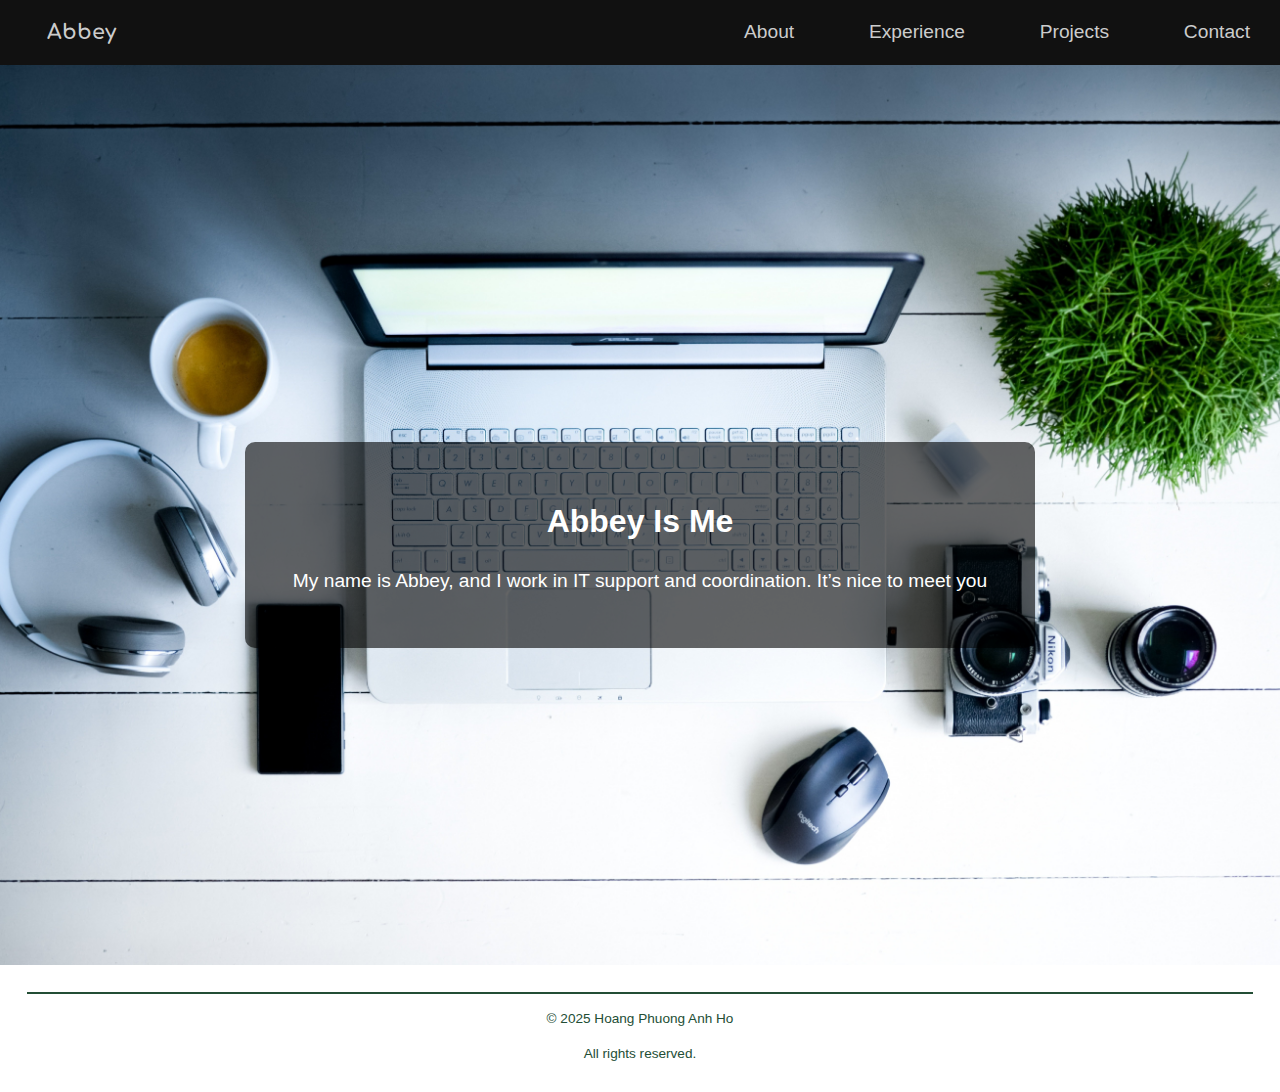
<file: index.html>
<!DOCTYPE html>
<html lang="en">

<head>
    <meta charset="UTF-8">
    <meta name="viewport" content="width=device-width, initial-scale=1.0">
    <link rel="stylesheet" href="styles.css">
    <script src="toggle.js"></script>
    <!-- <style>
        @import url('https://fonts.googleapis.com/css2?family=Bubblegum+Sans&family=Nunito:ital,wght@0,200..1000;1,200..1000&family=Poppins:ital,wght@0,100;0,200;0,300;0,400;0,500;0,600;0,700;0,800;0,900;1,100;1,200;1,300;1,400;1,500;1,600;1,700;1,800;1,900&display=swap');
    </style> -->
    <title>Abby</title>
    <link rel="icon" type="image/png" href="image/favicon.png">
    <meta name="description" content="Welcome to Abby's portfolio. Explore projects, experiences, and work">
</head>

<body>
    <header>
        <div class="top-bar">
            <div class="logo">
                <a href="index.html">Abbey</a>
            </div>
            <button class="navToggle" aria-label="Toggle navigation">
                ☰
              </button>
        </div>

        <nav class="navLinks">
            <ul>
                <li><a href="about.html">About</a></li>
                <li><a href="work.html">Experience</a></li>
                <li><a href="project.html">Projects</a></li>
                <li><a href="contact.html">Contact</a></li>
            </ul>
        </nav>
    </header>

    <section class="abby-section">
        <div class="abby-box">
            <h1>Abbey Is Me</h1>
            <p>My name is Abbey, and I work in IT support and coordination. It’s nice to meet you</p>
        </div>

        <div class="abby-bg"></div>
    </section>
    <footer class="footer">
        <p>© 2025 Hoang Phuong Anh Ho</p>
        <p>All rights reserved.</p>
    </footer>
</body>

</zhtml>
</file>
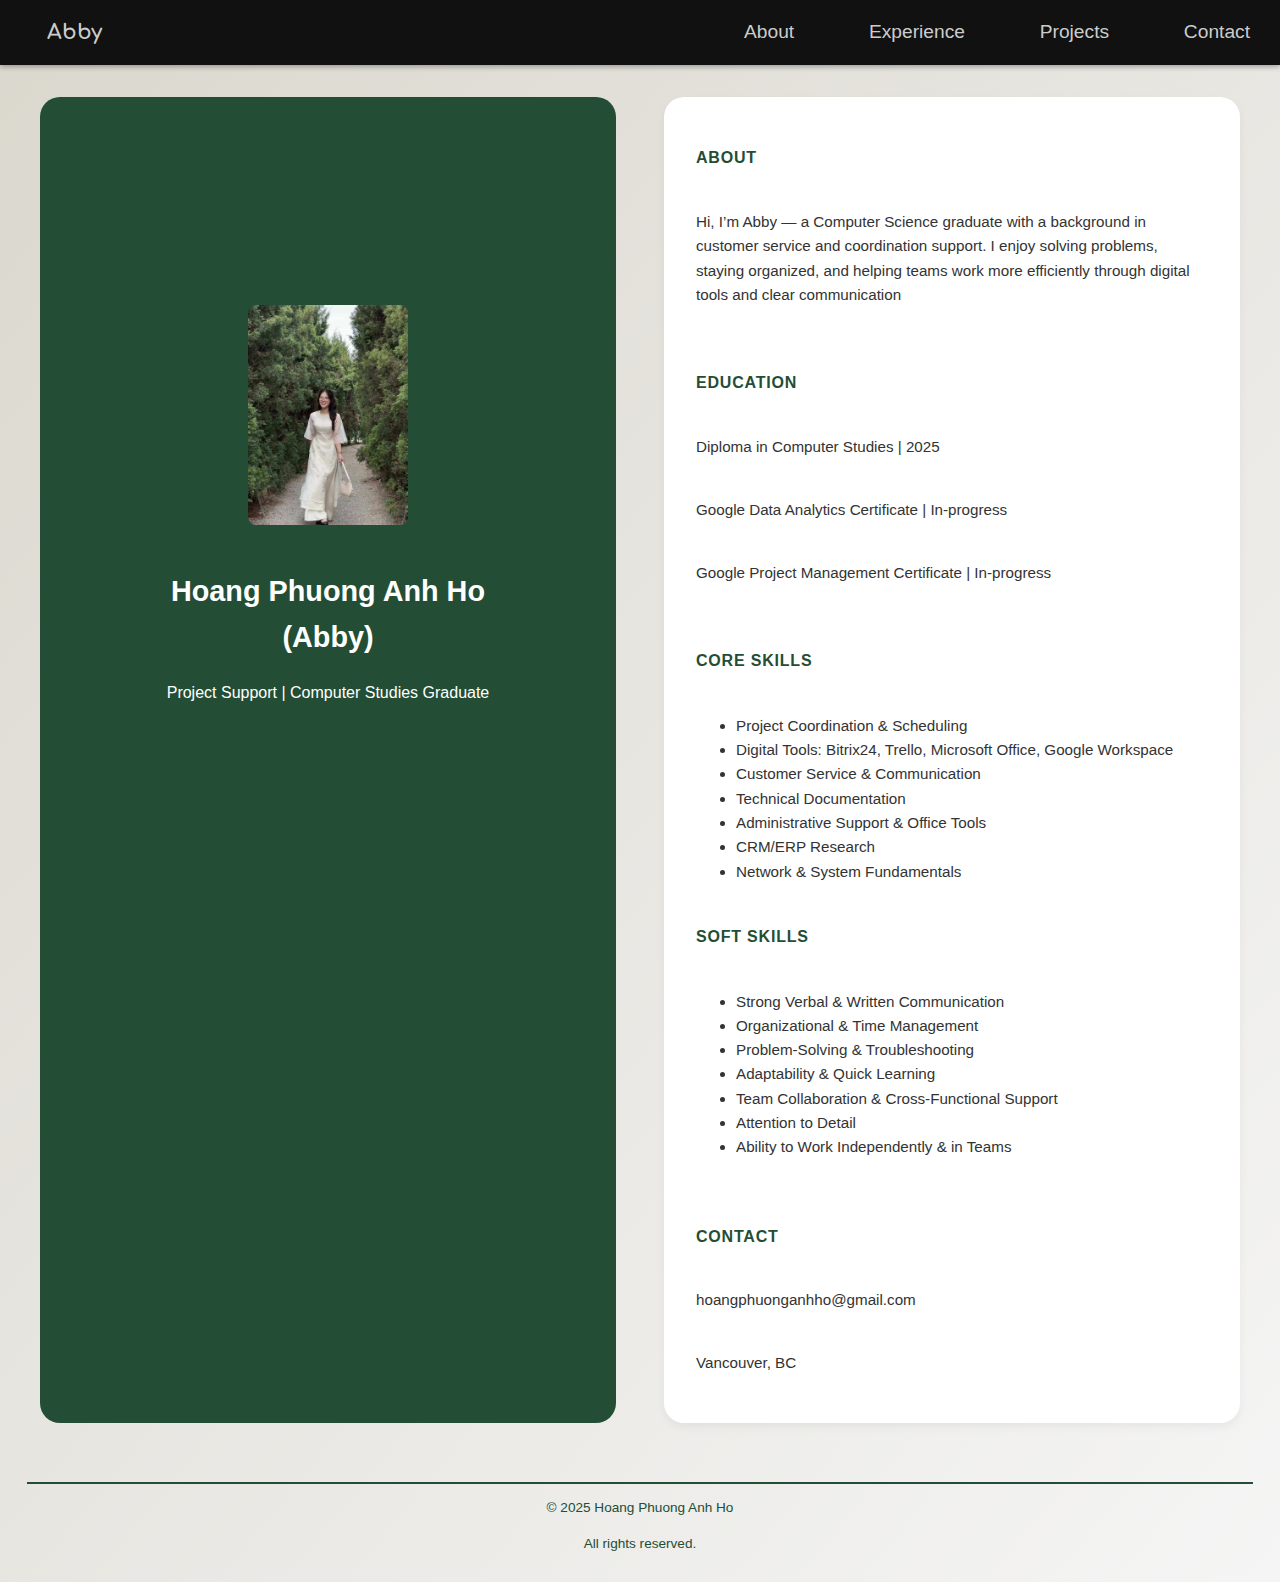
<file: about.html>
<!DOCTYPE html>
<html lang="en">

<head>
    <meta charset="UTF-8">
    <meta name="viewport" content="width=device-width, initial-scale=1.0">
    <link rel="stylesheet" href="styles.css">
    <script src="https://ajax.googleapis.com/ajax/libs/jquery/3.7.0/jquery.min.js"></script>

    <script src="toggle.js"></script>
    <style>
        body {
            font-family: 'Inter', sans-serif;
            background: linear-gradient(to top left, #f5f5f5, #dad7cd);
            color: #2e2e2e;
        }
    </style>
    <title>Abby</title>
    <link rel="icon" type="image/png" href="image/favicon.png">
    <meta name="description" content="Learn about Abby's background and education">
</head>

<body>
    <header>
        <div class="top-bar">
            <div class="logo">
                <a href="index.html">Abby</a>
            </div>
            <button class="navToggle" aria-label="Toggle navigation">
                ☰
              </button>
        </div>

        <nav class="navLinks">
            <ul>
                <li><a href="about.html">About</a></li>
                <li><a href="work.html">Experience</a></li>
                <li><a href="project.html">Projects</a></li>
                <li><a href="contact.html">Contact</a></li>
            </ul>
        </nav>
    </header>

    <div class="container">
        <div class="intro">
            <div class="wrapUp">
                <!-- <img src="image/intro.JPG" alt="Portrait"> -->
                <picture>
                    <source srcset="image/intro.webp" type="image/webp">
                    <img src="image/intro.JPG" alt="Portrait">
                </picture>

                <h1>Hoang Phuong Anh Ho
                    <br>(Abby)
                </h1>
                <h2>Project Support | Computer Studies Graduate</h2>
            </div>

        </div>
        <div class="details">
            <div class="section">
                <h3>About</h3>
                <p>Hi, I’m Abby — a Computer Science graduate with a background in customer service and coordination support. I enjoy solving problems, staying organized, and helping teams work more efficiently through digital tools and clear communication</p>
            </div>

            <div class="section">
                <h3>Education</h3>
                <p>Diploma in Computer Studies | 2025</p>
                <p>Google Data Analytics Certificate | In-progress</p>
                <p>Google Project Management Certificate | In-progress</p>
            </div>

            <div class="section">
                <h3>Core Skills</h3>
                <ul>
                    <li>Project Coordination & Scheduling</li>
                    <li>Digital Tools: Bitrix24, Trello, Microsoft Office, Google Workspace </li>
                    <li>Customer Service & Communication</li>
                    <li>Technical Documentation</li>
                    <li>Administrative Support & Office Tools</li>
                    <li>CRM/ERP Research</li>
                    <li>Network & System Fundamentals</li>
                </ul>

                <h3>Soft Skills</h3>
                <ul>
                    <li>Strong Verbal & Written Communication</li>
                    <li>Organizational & Time Management</li>
                    <li>Problem-Solving & Troubleshooting</li>
                    <li>Adaptability & Quick Learning</li>
                    <li>Team Collaboration & Cross-Functional Support</li>
                    <li>Attention to Detail </li>
                    <li>Ability to Work Independently & in Teams</li>
                </ul>
            </div>

            <div class="section">
                <h3>Contact</h3>
                <p>hoangphuonganhho@gmail.com</p>
                <p>Vancouver, BC</p>
            </div>
        </div>
    </div>

    <footer class="footer">
        <p>© 2025 Hoang Phuong Anh Ho</p>
        <p>All rights reserved.</p>
    </footer>
</body>

</html>
</file>
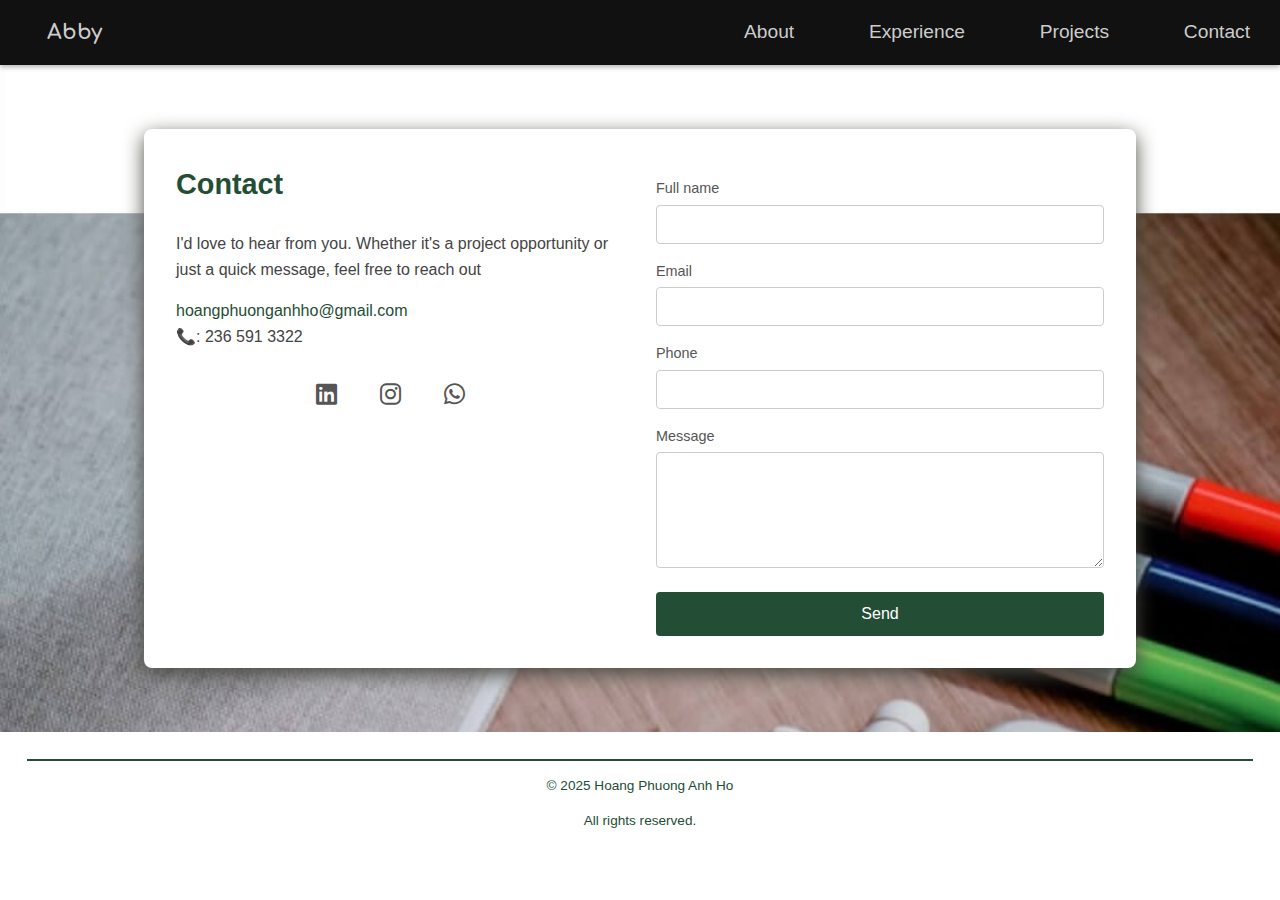
<file: contact.html>
<!DOCTYPE html>
<html lang="en">

<head>
    <meta charset="UTF-8">
    <meta name="viewport" content="width=device-width, initial-scale=1.0">
    <link rel="stylesheet" href="styles.css">
    <link rel="stylesheet" href="https://cdnjs.cloudflare.com/ajax/libs/font-awesome/6.5.0/css/all.min.css">
    <script src="toggle.js"></script>

    <title>Abby</title>

</head>

<body>
    <header>
        <div class="top-bar">
            <div class="logo">
                <a href="index.html">Abby</a>
            </div>
            <button class="navToggle" aria-label="Toggle navigation">
                ☰
              </button>
        </div>

        <nav class="navLinks">
            <ul>
                <li><a href="about.html">About</a></li>
                <li><a href="work.html">Experience</a></li>
                <li><a href="project.html">Projects</a></li>
                <li><a href="contact.html">Contact</a></li>
            </ul>
        </nav>
    </header>

    <section id="contact">
        <div class="contact-container">
            <div class="contact-card">
                <div class="contact-left">
                    <h2>Contact</h2>
                    <p>
                        I'd love to hear from you. Whether it's a project opportunity or just a quick message, feel free to reach out
                    </p>
                    <p class="contact-info">
                        <a href="mailto:hoangphuonganhho@gmail.com">hoangphuonganhho@gmail.com</a><br> 📞: 236 591 3322
                    </p>
                    <div class="media">
                        <a href="https://www.linkedin.com/in/hoang-phuong-anh-ho-a135b027a?lipi=urn%3Ali%3Apage%3Ad_flagship3_profile_view_base_contact_details%3BX%2F9HuMU1SpiRe0cd5xqyVQ%3D%3D" aria-label="LinkedIn" target="_blank"><i class="fa-brands fa-linkedin"></i></a>
                        <a href="https://www.linkedin.com/in/hoang-phuong-anh-ho-a135b027a?lipi=urn%3Ali%3Apage%3Ad_flagship3_profile_view_base_contact_details%3BX%2F9HuMU1SpiRe0cd5xqyVQ%3D%3D" aria-label="Instagram" target="_blank"><i class="fa-brands fa-instagram"></i></a>
                        <a href="https://wa.me/2365913322" aria-label="whatsapp " target="_blank "><i class="fa-brands fa-whatsapp "></i></a>
                    </div>
                </div>
                <form method="POST" action="https://formsubmit.co/hoangphuonganhho@gmail.com" class="contact-right">
                    <input type="hidden" name="_next" value="#thanks">

                    <div class="name-row">
                        <div class="field">
                            <label for="first">Full name</label>
                            <input id="first" type="text" name="name" required>
                        </div>
                    </div>
                    <div class="field">
                        <label for="email">Email</label>
                        <input id="email" type="email" name="email" required>
                    </div>
                    <div class="field">
                        <label for="phone">Phone</label>
                        <input id="phone" type="tel" name="phone">
                    </div>
                    <div class="field">
                        <label for="message">Message</label>
                        <textarea id="message" rows="5" name="message"></textarea>
                    </div>
                    <button type="submit" class="submit-btn">Send</button>
                </form>

            </div>

            <div id="thanks" style="display: none; margin-top: 1rem; color: green; font-weight: bold;">
                ✅ Thank you! Your message has been sent.
            </div>
        </div>
    </section>

    <footer class="footer ">
        <p>© 2025 Hoang Phuong Anh Ho</p>
        <p>All rights reserved.</p>
    </footer>
</body>

</html>
</file>
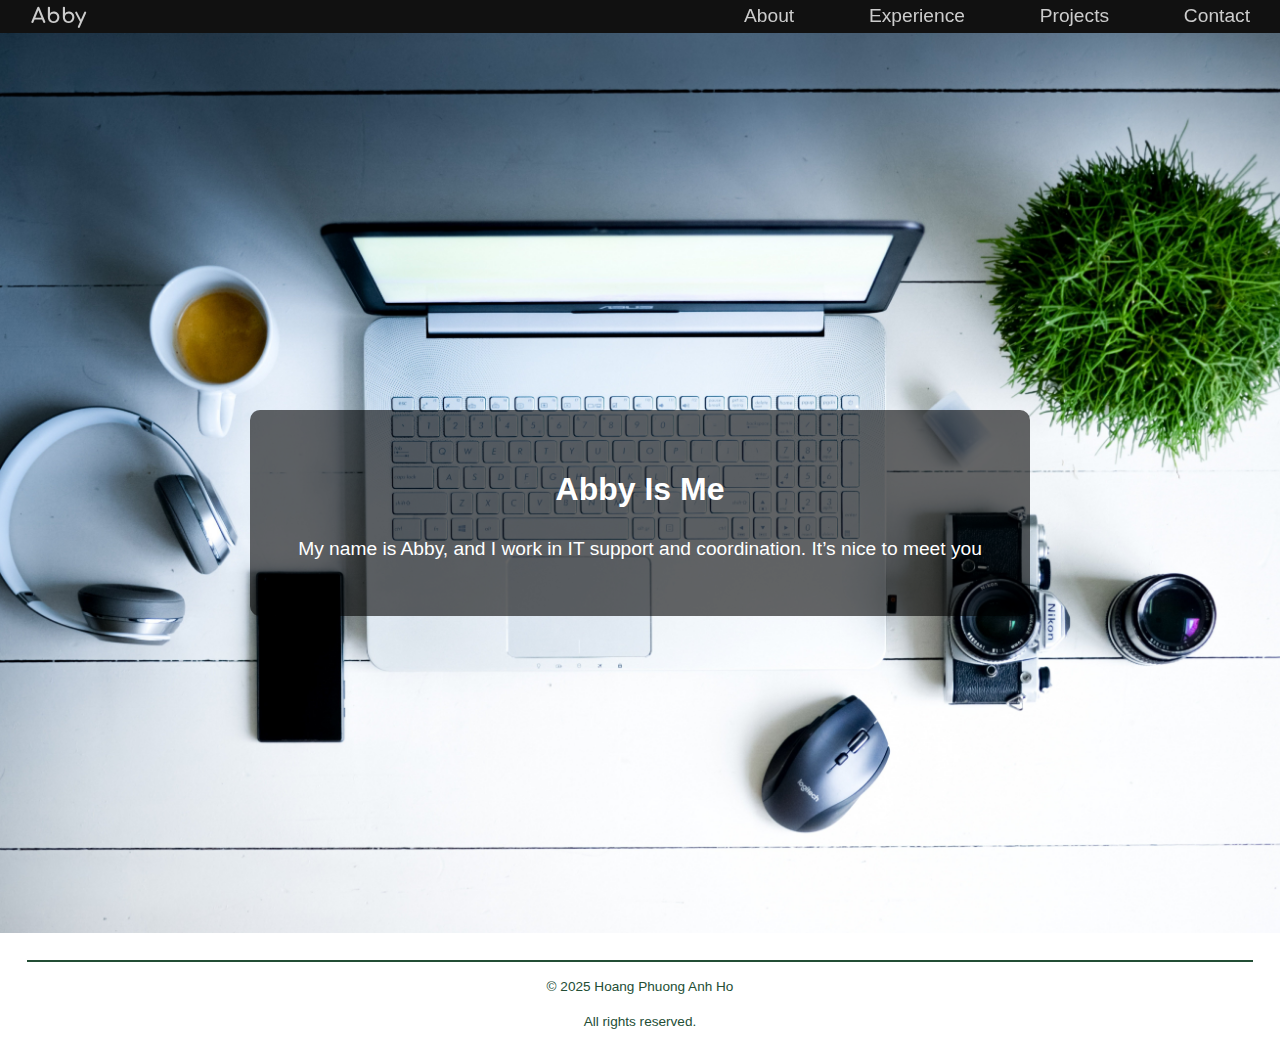
<file: home.html>
<!DOCTYPE html>
<html lang="en">

<head>
    <meta charset="UTF-8">
    <meta name="viewport" content="width=device-width, initial-scale=1.0">
    <link rel="stylesheet" href="styles.css">
    <!-- <style>
        @import url('https://fonts.googleapis.com/css2?family=Bubblegum+Sans&family=Nunito:ital,wght@0,200..1000;1,200..1000&family=Poppins:ital,wght@0,100;0,200;0,300;0,400;0,500;0,600;0,700;0,800;0,900;1,100;1,200;1,300;1,400;1,500;1,600;1,700;1,800;1,900&display=swap');
    </style> -->
    <title>Abby</title>

</head>

<body>
    <header>
        <div class="logo">
            <a href="home.html">Abby</a>
        </div>
        <nav>
            <ul>
                <li><a href="about.html">About</a></li>
                <li><a href="work.html">Experience</a></li>
                <li><a href="project.html">Projects</a></li>
                <li><a href="contact.html">Contact</a></li>
            </ul>
        </nav>
    </header>

    <section class="abby-section">
        <div class="abby-box">
            <h1>Abby Is Me</h1>
            <p>My name is Abby, and I work in IT support and coordination. It’s nice to meet you</p>
        </div>
        <div class="abby-bg"></div>
    </section>
    <footer class="footer">
        <p>© 2025 Hoang Phuong Anh Ho</p>
        <p>All rights reserved.</p>
    </footer>
</body>

</html>
</file>
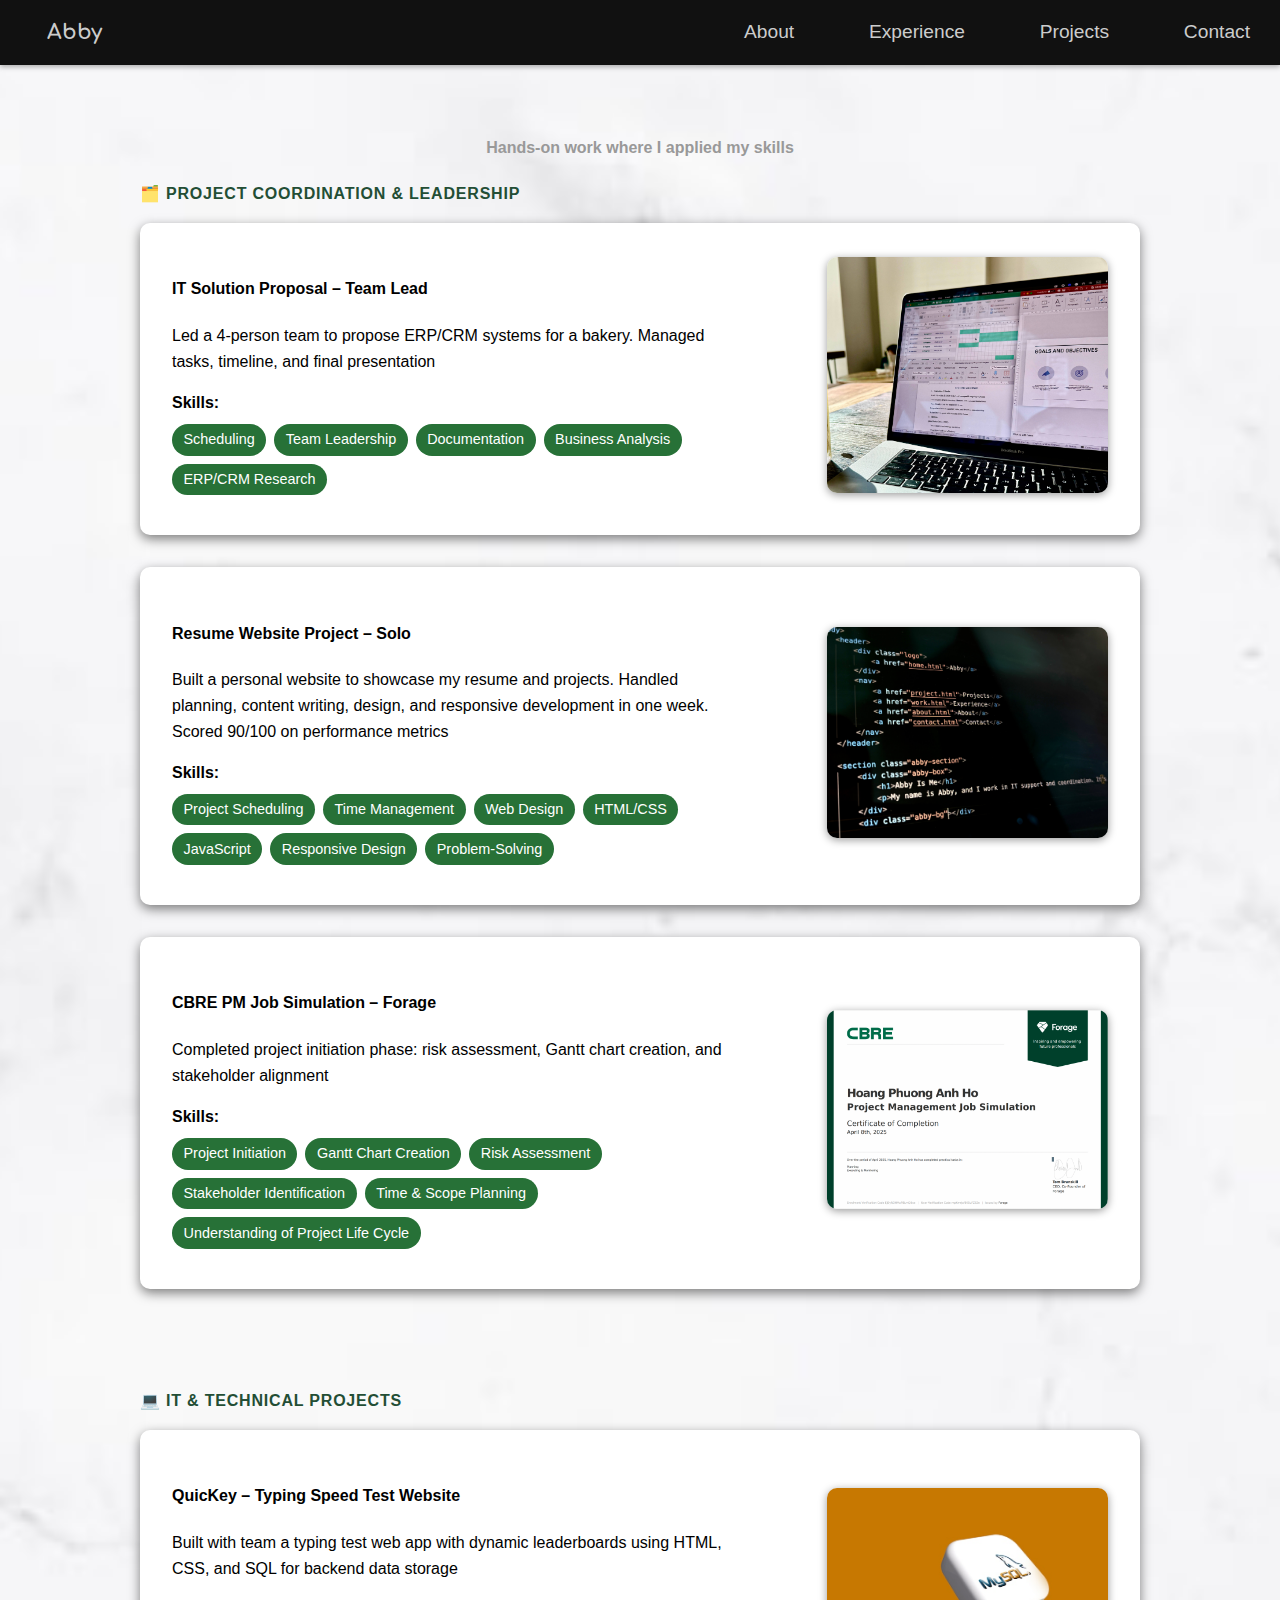
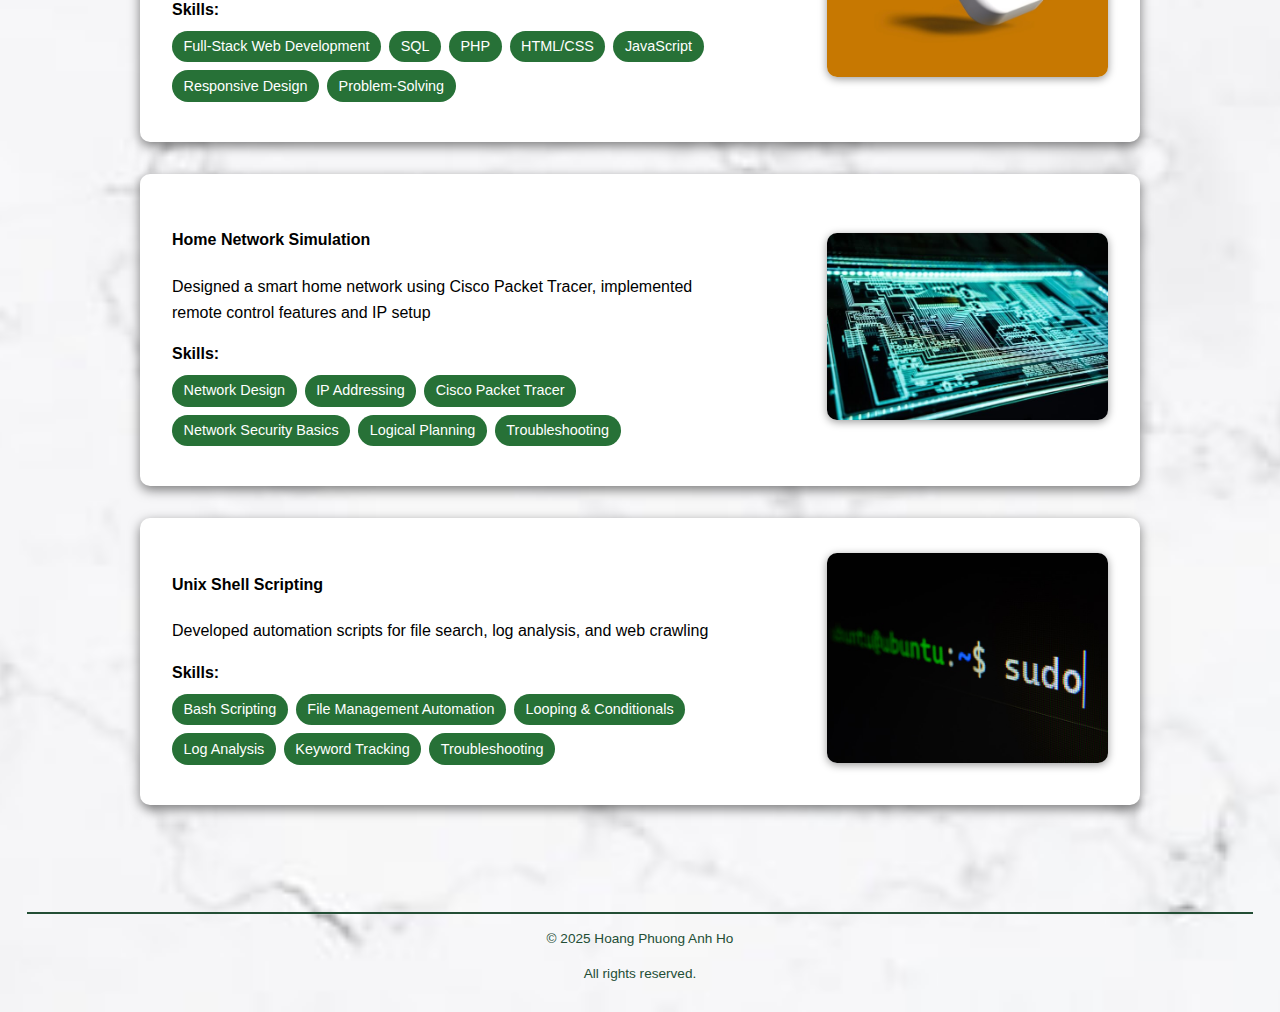
<file: project.html>
<!DOCTYPE html>
<html lang="en">

<head>
    <meta charset="UTF-8">
    <meta name="viewport" content="width=device-width, initial-scale=1.0">
    <link rel="stylesheet" href="styles.css">
    <link rel="stylesheet" href="https://cdnjs.cloudflare.com/ajax/libs/font-awesome/6.5.0/css/all.min.css">
    <script src="toggle.js"></script>

    <style>
        body {
            background-image: url('./image/basic.jpg');
            /*Image by Augustine Wong from Unplash*/
            background-size: cover;
            background-repeat: no-repeat;
            background-position: center;
        }
    </style>
    <title>Abbey</title>

</head>

<body>
    <header>
        <div class="top-bar">
            <div class="logo">
                <a href="index.html">Abby</a>
            </div>
            <button class="navToggle" aria-label="Toggle navigation">
                ☰
              </button>
        </div>

        <nav class="navLinks">
            <ul>
                <li><a href="about.html">About</a></li>
                <li><a href="work.html">Experience</a></li>
                <li><a href="project.html">Projects</a></li>
                <li><a href="contact.html">Contact</a></li>
            </ul>
        </nav>
    </header>

    <section id="projects">
        <h4 style="color: #999999;text-align: center;">Hands-on work where I applied my skills</h4>

        <div class="projects">
            <h3>🗂️ Project Coordination & Leadership</h3>
            <div class="projectGrid">
                <div class="projectText">
                    <h4>IT Solution Proposal – Team Lead</h4>
                    <p>Led a 4-person team to propose ERP/CRM systems for a bakery. Managed tasks, timeline, and final presentation</p>
                    <div class="skillsGained">
                        <p>
                            <strong>Skills:</strong>
                            <span class="skills">
                            <span>Scheduling</span>
                            <span>Team Leadership</span>
                            <span>Documentation</span>
                            <span>Business Analysis</span>
                            <span>ERP/CRM Research</span>
                            </span>
                        </p>
                    </div>

                </div>
                <div class="projectImage">
                    <img src="image/projects/ITSolution.jpg" alt="hoangphuonganhhoITSolutionProject">
                </div>
            </div>

            <div class="projectGrid">
                <div class="projectText">
                    <h4>Resume Website Project – Solo</h4>
                    <p>Built a personal website to showcase my resume and projects. Handled planning, content writing, design, and responsive development in one week. Scored 90/100 on performance metrics </p>
                    <div class="skillsGained">
                        <p>
                            <strong>Skills:</strong>
                            <span class="skills">
                            <span>Project Scheduling</span>
                            <span>Time Management</span>
                            <span>Web Design</span>
                            <span>HTML/CSS</span>
                            <span>JavaScript</span>
                            <span>Responsive Design</span>
                            <span>Problem-Solving</span>
                            </span>
                        </p>
                    </div>
                </div>
                <div class="projectImage">
                    <img src="image/projects/solo.jpg" alt="hoangphuonganhhowebsite">
                </div>
            </div>

            <div class="projectGrid">
                <div class="projectText">
                    <h4>CBRE PM Job Simulation – Forage</h4>
                    <p>Completed project initiation phase: risk assessment, Gantt chart creation, and stakeholder alignment</p>
                    <div class="skillsGained">
                        <p>
                            <strong>Skills:</strong>
                            <span class="skills">
                            <span>Project Initiation</span>
                            <span>Gantt Chart Creation</span>
                            <span>Risk Assessment</span>
                            <span>Stakeholder Identification</span>
                            <span>Time & Scope Planning</span>
                            <span>Understanding of Project Life Cycle</span>
                            </span>
                        </p>
                    </div>
                </div>
                <div class="projectImage">
                    <img src="image/projects/CBRE.png" alt="Hoang Phuong Anh Ho
                    Project Management Job Simulation Certificate">
                </div>
            </div>

            <br><br>

            <h3>💻 IT & Technical Projects</h3>
            <div class="projectGrid">

                <div class="projectText">
                    <h4>QuicKey – Typing Speed Test Website</h4>
                    <p>Built with team a typing test web app with dynamic leaderboards using HTML, CSS, and SQL for backend data storage</p>
                    <div class="skillsGained">
                        <p>
                            <strong>Skills:</strong>
                            <span class="skills">
                            <span>Full-Stack Web Development</span>
                            <span>SQL</span>
                            <span>PHP</span>
                            <span>HTML/CSS</span>
                            <span>JavaScript</span>
                            <span>Responsive Design</span>
                            <span>Problem-Solving</span>
                            </span>
                        </p>
                    </div>
                </div>
                <div class="projectImage">
                    <img src="image/projects/sql.jpg" alt="unplash Rubaitul Azad">
                </div>
            </div>
            <div class="projectGrid">
                <div class="projectText">
                    <h4>Home Network Simulation</h4>
                    <p>Designed a smart home network using Cisco Packet Tracer, implemented remote control features and IP setup</p>
                    <div class="skillsGained">
                        <p>
                            <strong>Skills:</strong>
                            <span class="skills">
                            <span>Network Design</span>
                            <span>IP Addressing</span>
                            <span>Cisco Packet Tracer</span>
                            <span>Network Security Basics</span>
                            <span>Logical Planning</span>
                            <span>Troubleshooting</span>
                            </span>
                        </p>
                    </div>
                </div>
                <div class="projectImage">
                    <img src="image/projects/networking.jpg" alt="Picture is for illustrative purposes only - unplash Adi Goldstein">
                </div>
            </div>

            <div class="projectGrid">
                <div class="projectText">
                    <h4>Unix Shell Scripting</h4>
                    <p>Developed automation scripts for file search, log analysis, and web crawling</p>
                    <div class="skillsGained">
                        <p>
                            <strong>Skills:</strong>
                            <span class="skills">
                            <span>Bash Scripting</span>
                            <span>File Management Automation</span>
                            <span>Looping & Conditionals</span>
                            <span>Log Analysis</span>
                            <span>Keyword Tracking</span>
                            <span>Troubleshooting</span>
                            </span>
                        </p>
                    </div>
                </div>
                <div class="projectImage">
                    <img src="image/projects/unix.jpg" alt="Photo by Gabriel Heinzer">
                </div>
            </div>
    </section>

    <footer class="footer">
        <p>© 2025 Hoang Phuong Anh Ho</p>
        <p>All rights reserved.</p>
    </footer>
</body>

</html>
</file>
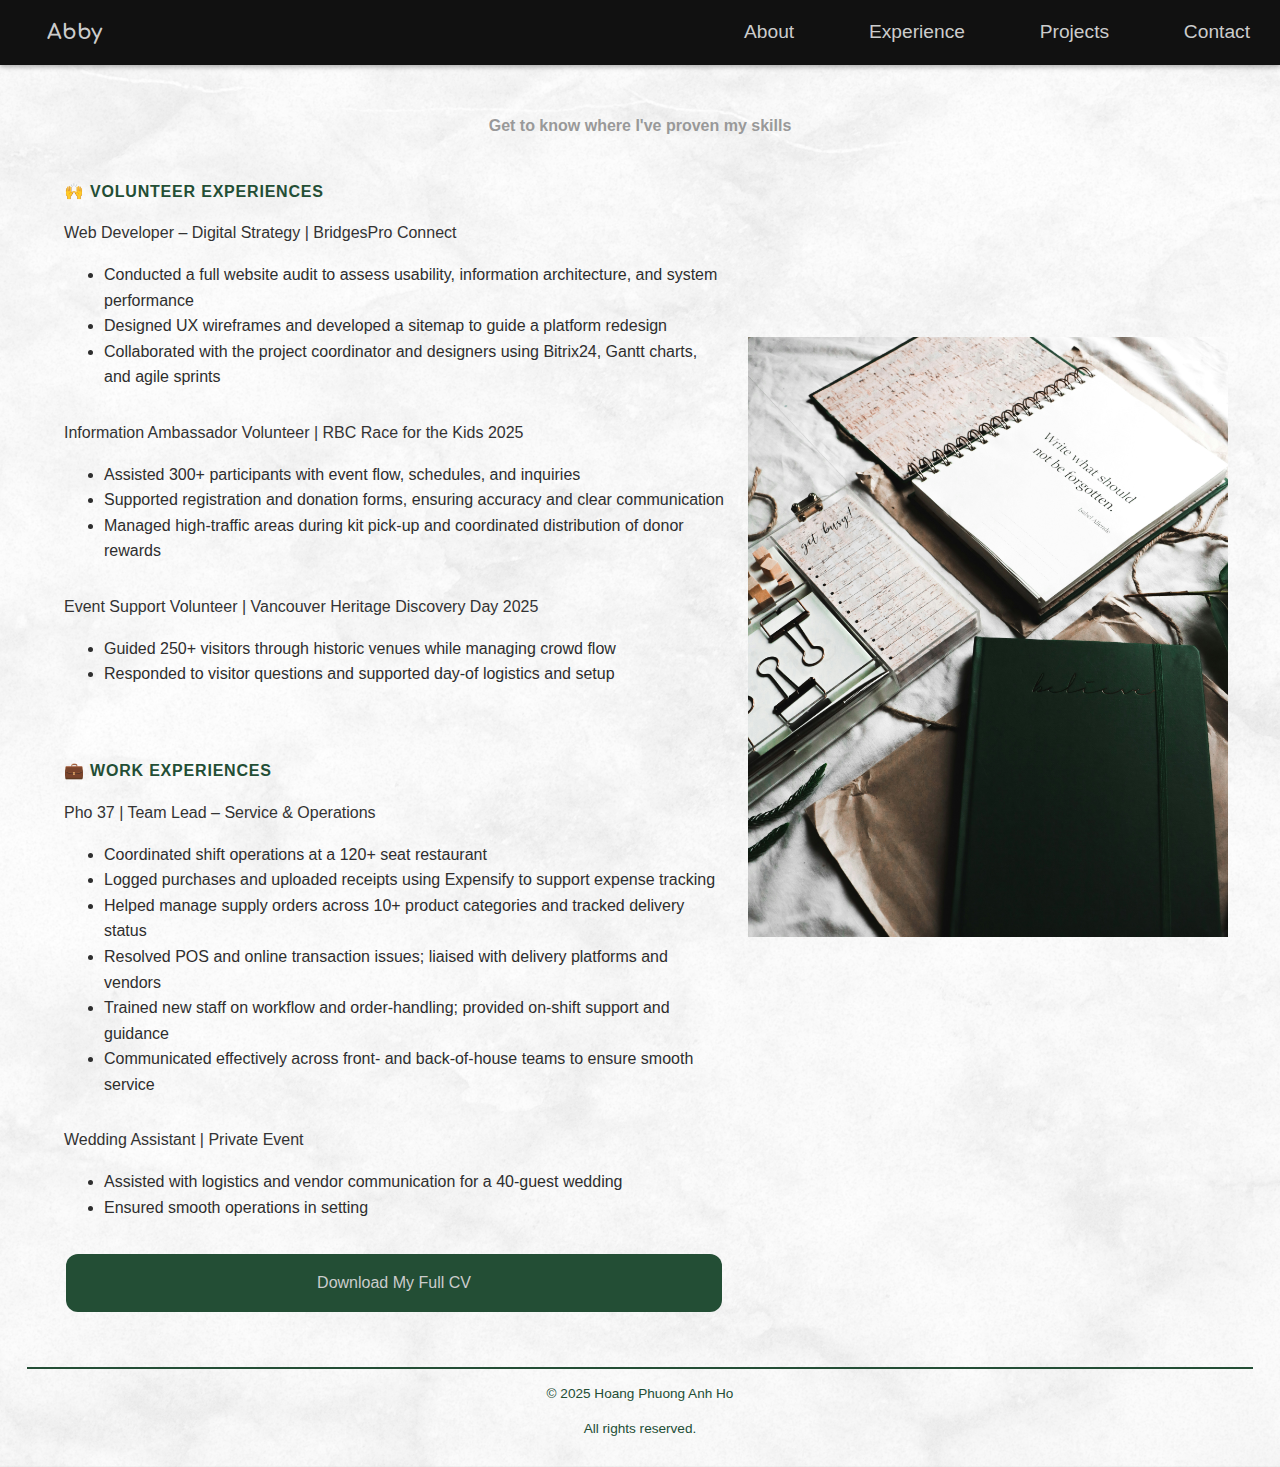
<file: work.html>
<!DOCTYPE html>
<html lang="en">

<head>
    <meta charset="UTF-8">
    <meta name="viewport" content="width=device-width, initial-scale=1.0">
    <link rel="stylesheet" href="styles.css">
    <script src="toggle.js"></script>
    <style>
        body {
            background-image: url('image/basic.png');
            background-size: cover;
            background-repeat: no-repeat;
            background-position: center;
            color: #2e2e2e;
        }
    </style>
    <title>Abby</title>
    <link rel="icon" type="image/png" href="image/favicon.png">
    <meta name="description" content="Explore Abby's professional experience, roles and responsibilities">
</head>

<body>
    <header>
        <div class="top-bar">
            <div class="logo">
                <a href="index.html">Abby</a>
            </div>
            <button class="navToggle" aria-label="Toggle navigation">
                ☰
              </button>
        </div>

        <nav class="navLinks">
            <ul>
                <li><a href="about.html">About</a></li>
                <li><a href="work.html">Experience</a></li>
                <li><a href="project.html">Projects</a></li>
                <li><a href="contact.html">Contact</a></li>
            </ul>
        </nav>
    </header>

    <div style="padding: 0;" class="container">

        <section class="experience-section">
            <h4>Get to know where I've proven my skills</h4>
            <div class="experience-container">

                <div class="experience-text">

                    <div class="approach-block">
                        <h3>🙌 Volunteer Experiences</h3>
                        <p>Web Developer – Digital Strategy | BridgesPro Connect</p>
                        <ul>
                            <li>Conducted a full website audit to assess usability, information architecture, and system performance</li>
                            <li>Designed UX wireframes and developed a sitemap to guide a platform redesign</li>
                            <li>Collaborated with the project coordinator and designers using Bitrix24, Gantt charts, and agile sprints</li>

                        </ul>
                        <p>Information Ambassador Volunteer | RBC Race for the Kids 2025</p>
                        <ul>
                            <li>Assisted 300+ participants with event flow, schedules, and inquiries</li>
                            <li>Supported registration and donation forms, ensuring accuracy and clear communication</li>
                            <li>Managed high-traffic areas during kit pick-up and coordinated distribution of donor rewards</li>
                        </ul>
                        <p>Event Support Volunteer | Vancouver Heritage Discovery Day 2025</p>
                        <ul>
                            <li>Guided 250+ visitors through historic venues while managing crowd flow </li>
                            <li>Responded to visitor questions and supported day-of logistics and setup</li>
                        </ul>
                    </div>

                    <br>
                    <div class="approach-block">
                        <h3>💼 Work Experiences</h3>
                        <p>Pho 37 | Team Lead – Service & Operations</p>
                        <ul>
                            <li>Coordinated shift operations at a 120+ seat restaurant</li>
                            <li>Logged purchases and uploaded receipts using Expensify to support expense tracking</li>
                            <li>Helped manage supply orders across 10+ product categories and tracked delivery status</li>
                            <li>Resolved POS and online transaction issues; liaised with delivery platforms and vendors</li>
                            <li>Trained new staff on workflow and order-handling; provided on-shift support and guidance</li>
                            <li>Communicated effectively across front- and back-of-house teams to ensure smooth service</li>
                        </ul>
                        <p>Wedding Assistant | Private Event</p>
                        <ul>
                            <li>Assisted with logistics and vendor communication for a 40-guest wedding</li>
                            <li>Ensured smooth operations in setting</li>
                        </ul>

                    </div>

                    <button class="Downloadbutton"><a href="AbbeyAssisstantResume.pdf" target="_blank">Download My Full CV</a></button>
                </div>

                <div class="experience-image">
                    <img src="image/kasturi-roy-cZ8WFM_C574-unsplash.jpg" alt="Illutrative Workspace">
                </div>
            </div>
        </section>
    </div>
    <footer class="footer">
        <p>© 2025 Hoang Phuong Anh Ho</p>
        <p>All rights reserved.</p>
    </footer>
</body>

</html>
</file>
<file: styles.css>
@import url('https://fonts.googleapis.com/css2?family=Comfortaa:wght@300..700&display=swap');
body {
    margin: 0;
    font-family: 'Segoe UI', sans-serif;
    line-height: 1.6;
}

.top-bar {
    display: flex;
    justify-content: space-between;
    align-items: center;
    background-color: #111;
    padding: 1rem;
}

nav {
    display: none;
    background-color: #111;
    text-align: center;
}

nav.active {
    display: block;
}

nav ul {
    list-style: none;
    padding: 0;
    display: flex;
    justify-content: flex-end;
    gap: clamp(0.5rem, 2vw, 2rem);
}

nav a {
    text-decoration: none;
    color: #ccc;
    font-size: 1.2rem;
}

nav ul {
    padding: 0;
    margin: 0;
    list-style-type: none;
}

nav ul li {
    text-align: center;
}

.logo {
    font-weight: bold;
    color: #fff;
    font-size: 1.3em;
    font-family: "Comfortaa", sans-serif;
    font-style: normal;
}

nav a,
.logo a {
    color: #ccc;
    margin-left: 1.5em;
    text-decoration: none;
    padding-right: 30px;
}

.navToggle {
    display: none;
    font-size: 1.5rem;
    background: none;
    border: none;
    color: white;
}

header {
    background: #111;
    box-shadow: 0 2px 5px rgba(0, 0, 0, 0.3);
    transition: box-shadow 0.3s ease;
}

header nav a:hover {
    color: #c14d43;
}

nav a.active,
nav a:hover {
    color: #f90;
}

.abby-box h1 {
    font-size: 2em;
    margin-bottom: 0.5em;
}

.abby-box p {
    font-size: 1.2em;
}

.abby-section {
    position: relative;
    min-height: 100vh;
    padding-top: 80px;
    overflow: hidden;
    display: flex;
    align-items: center;
    justify-content: center;
    padding-top: 60px;
    box-sizing: border-box;
}

.abby-bg {
    position: absolute;
    top: 0;
    left: 0;
    width: 100%;
    height: 100%;
    background: url('image/background.jpg') no-repeat center center/cover;
    /*Image by Becca Clark from Pixabay*/
}

.abby-box {
    position: relative;
    z-index: 2;
    color: #fff;
    background: rgba(0, 0, 0, 0.6);
    padding: 2em 3em;
    text-align: center;
    border-radius: 10px;
}


/* AboutPage */

.container {
    max-width: 1200px;
    margin: 0 auto;
    padding: 2rem;
    display: flex;
    flex-direction: column;
    gap: 3rem;
}

.intro {
    display: flex;
    flex-direction: column;
    background: #234e35;
    color: white;
    padding: 2rem;
    border-radius: 20px;
    align-items: center;
    text-align: center;
    text-align: center;
}

.wrapUp {
    position: sticky;
    top: 100px;
    background: #234e35;
    color: white;
    padding: 2rem;
    border-radius: 20px;
    text-align: center;
    height: fit-content;
    margin: 9em 0;
}

.intro img {
    width: 160px;
    height: 220px;
    object-fit: cover;
    border-radius: 8px;
    margin-bottom: 1rem;
}

.intro h1 {
    font-size: 1.8rem;
}

.intro h2 {
    font-size: 1rem;
    font-weight: 400;
    margin-top: 0.5rem;
}

.details {
    background: #fff;
    padding: 2rem;
    border-radius: 20px;
    display: flex;
    flex-direction: column;
    gap: 2rem;
    box-shadow: 0 4px 10px rgba(0, 0, 0, 0.05);
}

.section {
    display: flex;
    flex-direction: column;
    gap: 0.5rem;
}

.section h3,
.approach-block h3,
.projects h3,
.contact-info h2,
.contact-form h2 {
    font-size: 1rem;
    color: #234e35;
    text-transform: uppercase;
    letter-spacing: 0.05em;
}

.section p,
.section li {
    font-size: 0.95rem;
    color: #333;
}

.section strong {
    color: #111;
}

.footer {
    text-align: center;
    font-size: 0.85rem;
    margin: 2em;
    color: #234e35;
    border-top: 2px solid;
}


/* ExperiencePage */

.experience-container {
    display: flex;
    flex-direction: column;
    max-width: 1200px;
    margin: auto;
}

.experience-section h4 {
    font-weight: bold;
    color: #999999;
    text-align: center;
    margin: 3em 0 0 0;
}

.experience-text {
    display: flex;
    flex-direction: column;
    padding: 10px;
}

.approach-block ul {
    margin-bottom: 30px;
}

.approach-block p {
    font-size: 1rem;
    line-height: 1.6;
    color: #333;
}

.experience-image img {
    width: 100%;
    height: 100%;
    height: auto;
    object-fit: cover;
    transition: transform 0.3s ease;
}

.experience-image {
    flex: 0 0 40%;
    height: 100vh;
    padding-top: 3em;
    display: flex;
    align-items: center;
    justify-content: center;
}

.Downloadbutton {
    background-color: #234e35;
    border-radius: 12px;
    border: none;
    color: white;
    padding: 20px;
    text-align: center;
    text-decoration: none;
    display: inline-block;
    font-size: 16px;
    margin: 4px 2px;
    cursor: pointer;
}

.Downloadbutton a {
    color: #ccc;
    text-decoration: none;
    padding: 10px;
    max-width: fit-content;
}

.Downloadbutton a:hover {
    color: #fff;
    transition: 0.3s;
}


/* Project Page*/

#projects {
    padding: 3em 6em;
    max-width: 1000px;
    margin: auto;
}

.projectGrid {
    display: flex;
    flex-direction: row;
    gap: 2em;
    background-color: #fff;
    padding: 2em;
    margin-bottom: 2em;
    border-radius: 10px;
    box-shadow: 0 4px 12px rgba(0, 0, 0, 0.5);
    align-items: center;
    justify-content: space-between;
    flex-wrap: wrap;
}

.projectText {
    flex: 0 0 60%;
}

.projectText p {
    font-size: 1em;
    line-height: 1.6;
    margin-bottom: 0.5em;
}

.projectImage {
    flex: 0 0 30%;
    text-align: center;
}

.projectImage img {
    max-width: 100%;
    max-height: 300px;
    border-radius: 10px;
    object-fit: cover;
    box-shadow: 0 2px 8px rgba(0, 0, 0, 0.4);
    object-fit: cover;
    transition: transform 0.3s ease;
}

.skills-block,
p .skills {
    display: flex;
    flex-wrap: wrap;
    gap: 0.5em;
    margin-top: 0.5em;
}

.skills span {
    background-color: #277137;
    color: white;
    padding: 0.3em 0.8em;
    border-radius: 999px;
    font-size: 0.9rem;
    font-weight: 500;
    white-space: nowrap;
    transition: background-color 0.2s;
}

.skills span:hover {
    background-color: black;
    cursor: pointer;
}


/* Contact Page */

#contact {
    padding: 4em 9em;
    background-image: url('image/contac\(grantrobertdavies\).jpg');
    /* alt: Grant Davieas */
    background-size: cover;
    background-repeat: no-repeat;
    background-position: center;
    color: white;
}

.contact-container {
    max-width: 1000px;
    margin: 0 auto;
}

.contact-card {
    display: grid;
    grid-template-columns: 1fr 1fr;
    gap: 2em;
    background: #ffffff;
    padding: 2em;
    border-radius: 8px;
    box-shadow: 0 6px 20px #4a4a42;
}

.contact-left h2 {
    margin-top: 0;
    font-size: 1.8rem;
    color: #234e35;
}

.contact-left p {
    line-height: 1.6;
    color: #444;
}

.contact-info a {
    color: #234e35;
    text-decoration: none;
}

.contact-info a:hover {
    text-decoration: underline;
}

.contact-right {
    display: flex;
    flex-direction: column;
}

.field {
    display: flex;
    flex-direction: column;
    margin-top: 1em;
}

.field label {
    font-size: 0.9rem;
    margin-bottom: 0.3em;
    color: #555;
}

.field input,
.field textarea {
    padding: 0.6em;
    border: 1px solid #ccc;
    border-radius: 4px;
    font-size: 1rem;
    resize: vertical;
}

.submit-btn {
    margin-top: 1.5em;
    padding: 0.8em;
    background: #234e35;
    color: #fff;
    border: none;
    border-radius: 4px;
    font-size: 1rem;
    cursor: pointer;
}

.submit-btn:hover {
    background: #1f4430;
}

.media {
    display: flex;
    justify-content: center;
    gap: 1.5em;
    margin-top: 2em;
}

.media a:hover {
    color: #1f4430;
}

a i {
    font-size: 1.5em;
    color: #555;
    margin-right: 0.8em;
    transition: color 0.3s ease;
}

a:hover i {
    color: #0077b5;
}

#thanks {
    display: none;
    margin-top: 1rem;
    color: green;
    font-weight: bold;
}


/*Responsive*/

@media (min-width: 768px) {
    header {
        position: sticky;
        top: 0;
        display: grid;
        grid-template-columns: max-content 1fr max-content;
        align-items: center;
        grid-template-areas: "logo . nav";
    }
    header .logo {
        grid-area: logo;
        margin-bottom: 0;
    }
    header nav {
        grid-area: nav;
        display: flex;
        justify-content: flex-end;
        flex-wrap: nowrap;
    }
    header nav a {
        margin-right: 2rem;
        margin-bottom: 0;
    }
    header nav a:last-child {
        margin-right: 0;
    }
    nav ul {
        display: flex;
        justify-content: flex-end;
        gap: 1em;
    }
    /*Experiences*/
    .experience-text h4 {
        color: #999999;
        text-align: center;
    }
    .experience-container {
        flex-direction: row;
    }
    .experience-text {
        flex: 0 0 55%;
        padding: 1.5em;
    }
    .experience-image {
        flex: 0 0 40%;
    }
    .container {
        flex-direction: row;
    }
    .intro,
    .details {
        flex: 1;
    }
}

@media (max-width: 768px) {
    header {
        position: sticky;
        top: 0;
        background: #111;
        color: white;
        z-index: 9999;
    }
    .abby-bg {
        background-position: right center;
    }
    .navToggle {
        display: block;
    }
    .navLinks {
        display: none;
        width: 100%;
    }
    .navLinks ul {
        flex-direction: column;
        padding: 1rem;
        background: #222;
    }
    .navLinks.active {
        display: block;
    }
    nav ul {
        gap: 0.5rem;
    }
    nav ul {
        padding: 0.5em;
    }
    /* project Pgage*/
    #projects {
        padding: 3em 2em;
    }
    .projectGrid {
        flex-direction: column;
        padding: 1.5em;
    }
    #projects h3 {
        font-size: 1.3em;
    }
    .projectText h4 {
        font-size: 1.1em;
    }
    .projectText,
    .projectImage {
        width: 100%;
    }
    .projectImage {
        margin-top: 1em;
    }
    /*Contact Page*/
    .contact-container {
        grid-template-columns: 1fr;
    }
    .contact-info {
        margin-top: 2em;
    }
    .contact-card {
        grid-template-columns: 1fr;
    }
    #contact {
        padding: 4em 3em;
    }
}
</file>
